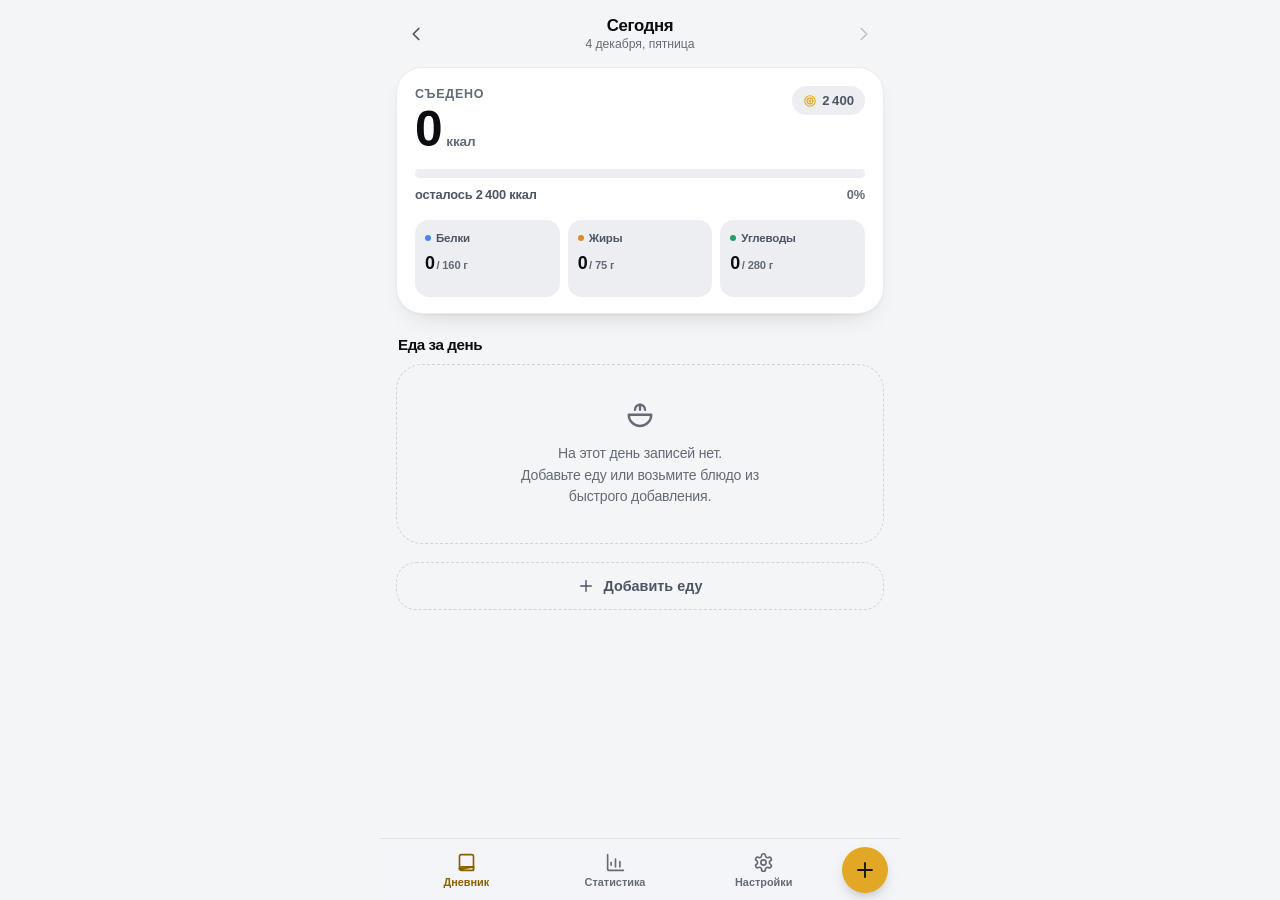
<file: index.html>
<!DOCTYPE html>
<html lang="ru">
<head>
  <meta charset="UTF-8">
  <meta name="viewport" content="width=device-width, initial-scale=1, viewport-fit=cover">
  <meta name="description" content="Дневник питания: считайте КБЖУ по фото с помощью нейросети">
  <title>КБЖУ Дневник</title>
  <link rel="manifest" href="manifest.webmanifest">
  <link rel="shortcut icon" href="icons/favicon-32.png">
  <link rel="icon" type="image/png" href="icons/favicon-32.png">
  <link rel="apple-touch-icon" href="icons/apple-touch-icon.png">
  <meta name="mobile-web-app-capable" content="yes">
  <meta name="apple-mobile-web-app-capable" content="yes">
  <meta name="apple-mobile-web-app-status-bar-style" content="black-translucent">
  <meta name="apple-mobile-web-app-title" content="КБЖУ">
  <meta name="theme-color" content="#f5f6f8">
  <link rel="stylesheet" href="css/style.css">
  <script>
    /* Тема до первой отрисовки — чтобы не было вспышки светлого экрана */
    (function () {
      try {
        var saved = JSON.parse(localStorage.getItem('kbzy-settings') || '{}');
        var mode = saved.theme || 'system';
        var dark = mode === 'dark' ||
          (mode === 'system' && window.matchMedia('(prefers-color-scheme: dark)').matches);
        document.documentElement.setAttribute('data-theme', dark ? 'dark' : 'light');
        var meta = document.querySelector('meta[name="theme-color"]');
        if (meta) meta.setAttribute('content', dark ? '#0a0b0d' : '#f5f6f8');
      } catch (e) { /* ignore */ }
    })();
  </script>
</head>
<body>

<div class="app">

  <!-- ==================== ДНЕВНИК ==================== -->
  <main class="screen active" id="screen-diary">
    <header class="topbar">
      <button class="icon-btn" data-action="day-prev" aria-label="Предыдущий день">
        <i data-icon="chevron-left" data-size="22"></i>
      </button>
      <button class="date-pill" id="btn-date" data-action="pick-date">
        <span class="date-title" id="date-title">Сегодня</span>
        <span class="date-sub" id="date-sub">—</span>
      </button>
      <button class="icon-btn" id="btn-next-day" data-action="day-next" aria-label="Следующий день">
        <i data-icon="chevron-right" data-size="22"></i>
      </button>
      <input type="date" id="date-picker" class="visually-hidden" tabindex="-1" aria-hidden="true">
    </header>

    <section class="card hero">
      <div class="hero-head">
        <div>
          <div class="hero-label">Съедено</div>
          <div class="hero-num">
            <span id="kcal-now">0</span><span class="hero-unit">ккал</span>
          </div>
        </div>
        <button class="goal-chip" id="btn-edit-goal" data-action="goal" aria-label="Изменить дневную норму">
          <i data-icon="target" data-size="14"></i>
          <span id="kcal-goal">2000</span>
        </button>
      </div>

      <div class="progress"><div class="progress-fill" id="kcal-bar"></div></div>
      <div class="hero-foot">
        <span id="kcal-remain">осталось 2000 ккал</span>
        <span id="kcal-pct">0%</span>
      </div>

      <div class="macro-grid">
        <div class="macro">
          <div class="macro-head"><span class="dot dot-protein"></span>Белки</div>
          <div class="macro-num"><b id="protein-now">0</b><span class="macro-goal">/ <span id="protein-goal">100</span> г</span></div>
          <div class="progress thin"><div class="progress-fill protein" id="protein-bar"></div></div>
        </div>
        <div class="macro">
          <div class="macro-head"><span class="dot dot-fats"></span>Жиры</div>
          <div class="macro-num"><b id="fats-now">0</b><span class="macro-goal">/ <span id="fats-goal">70</span> г</span></div>
          <div class="progress thin"><div class="progress-fill fats" id="fats-bar"></div></div>
        </div>
        <div class="macro">
          <div class="macro-head"><span class="dot dot-carbs"></span>Углеводы</div>
          <div class="macro-num"><b id="carbs-now">0</b><span class="macro-goal">/ <span id="carbs-goal">250</span> г</span></div>
          <div class="progress thin"><div class="progress-fill carbs" id="carbs-bar"></div></div>
        </div>
      </div>
    </section>

    <section class="quick-section" id="quick-section">
      <div class="section-head">
        <h2>Быстрое добавление</h2>
        <button class="text-btn" data-action="fav-manage">Управлять</button>
      </div>
      <div class="chips" id="quick-list"></div>
    </section>

    <section class="entries-block">
      <div class="section-head">
        <h2>Еда за день</h2>
        <span class="section-sub" id="entries-count"></span>
      </div>
      <div class="entries" id="entries-list"></div>
    </section>

    <button class="add-btn" data-action="add">
      <i data-icon="plus" data-size="18"></i>
      <span>Добавить еду</span>
    </button>
  </main>

  <!-- ==================== СТАТИСТИКА ==================== -->
  <main class="screen" id="screen-stats">
    <header class="page-head">
      <h1>Статистика</h1>
      <div class="segmented" id="stats-range">
        <button class="seg active" data-action="stats-range" data-range="7">7 дней</button>
        <button class="seg" data-action="stats-range" data-range="30">30 дней</button>
      </div>
    </header>

    <section class="card">
      <div class="card-head">
        <h2>Калории</h2>
        <span class="card-sub" id="stats-kcal-sub">—</span>
      </div>
      <div class="chart" id="chart-kcal"></div>
    </section>

    <section class="card">
      <div class="card-head"><h2>Средние за период</h2></div>
      <div class="stat-grid" id="stats-avg"></div>
    </section>

    <section class="card">
      <div class="card-head">
        <h2>Вес</h2>
        <span class="card-sub" id="stats-weight-sub">—</span>
      </div>
      <div class="spark" id="stats-spark"></div>
      <div class="weight-input-row">
        <input type="text" id="weight-input" placeholder="Ваш вес, кг" inputmode="decimal"
          autocomplete="off" aria-label="Вес в килограммах">
        <button class="btn primary" data-action="add-weight">Записать</button>
      </div>
      <div class="weight-list" id="weight-list"></div>
    </section>
  </main>

  <!-- ==================== НАСТРОЙКИ ==================== -->
  <main class="screen" id="screen-settings">
    <header class="page-head"><h1>Настройки</h1></header>


    <section class="card">
      <div class="card-head"><h2>Дневная норма</h2></div>
      <div class="field">
        <span>Калории, ккал</span>
        <input type="text" id="set-cal" inputmode="numeric" aria-label="Дневная норма калорий">
      </div>
      <div class="grid-3">
        <label class="field"><span>Белки</span>
          <input type="text" id="set-protein" inputmode="numeric">
        </label>
        <label class="field"><span>Жиры</span>
          <input type="text" id="set-fats" inputmode="numeric">
        </label>
        <label class="field"><span>Углеводы</span>
          <input type="text" id="set-carbs" inputmode="numeric">
        </label>
      </div>
    </section>

    <section class="card">
      <div class="card-head"><h2>Оформление</h2></div>
      <div class="segmented" id="seg-theme">
        <button class="seg" data-action="theme" data-val="system">Системная</button>
        <button class="seg" data-action="theme" data-val="light">Светлая</button>
        <button class="seg" data-action="theme" data-val="dark">Тёмная</button>
      </div>
    </section>

    <section class="card">
      <div class="card-head"><h2>Нейросеть</h2></div>
      <p class="hint">Запросы идут напрямую в OpenRouter с вашим ключом. Ключ хранится только в этом браузере.</p>
      <div class="field">
        <span>API-ключ OpenRouter</span>
        <div class="input-row">
          <input type="password" id="set-api-key" placeholder="sk-or-v1-…" autocomplete="off" spellcheck="false" aria-label="API-ключ OpenRouter">
          <button class="icon-btn soft" id="btn-toggle-key" data-action="toggle-key" aria-label="Показать ключ">
            <i data-icon="eye" data-size="18"></i>
          </button>
        </div>
      </div>
      <div class="inline-row">
        <button class="btn secondary" id="btn-check-key" data-action="check-key">Проверить ключ</button>
        <span class="status-text" id="key-status"></span>
      </div>
      <label class="field"><span>Модель</span>
        <select id="set-model">
          <option value="google/gemini-2.5-flash">Gemini 2.5 Flash — по умолчанию</option>
          <option value="google/gemini-2.5-flash-lite">Gemini 2.5 Flash Lite — дешевле</option>
          <option value="openai/gpt-4o-mini">GPT-4o mini</option>
          <option value="openai/gpt-4.1-mini">GPT-4.1 mini</option>
          <option value="anthropic/claude-3.5-haiku">Claude 3.5 Haiku</option>
          <option value="qwen/qwen2.5-vl-72b-instruct">Qwen 2.5 VL 72B</option>
          <option value="__custom">Другая модель…</option>
        </select>
      </label>
      <label class="field" id="model-custom-field" hidden><span>Название модели в OpenRouter</span>
        <input type="text" id="set-model-custom" placeholder="например, google/gemini-2.5-pro" autocomplete="off" spellcheck="false">
      </label>
    </section>

    <section class="card">
      <div class="card-head"><h2>Данные</h2></div>
      <div class="stack">
        <button class="btn secondary block" data-action="export">
          <i data-icon="download" data-size="16"></i><span>Скачать резервную копию</span>
        </button>
        <button class="btn secondary block" data-action="import">
          <i data-icon="upload" data-size="16"></i><span>Загрузить из файла</span>
        </button>
        <button class="btn danger block" data-action="clear-data">
          <i data-icon="trash" data-size="16"></i><span>Стереть все данные</span>
        </button>
      </div>
      <input type="file" id="import-file" accept="application/json,.json" class="visually-hidden">
    </section>

    <button class="btn primary block save-btn" id="btn-save-settings" data-action="save-settings">
      <span>Сохранить настройки</span>
    </button>

    <p class="about">КБЖУ Дневник · версия 2.0 · данные хранятся на устройстве</p>
  </main>

  <!-- ==================== НИЖНЯЯ НАВИГАЦИЯ ==================== -->
  <nav class="tabbar">
    <button class="tab active" data-action="nav" data-screen="screen-diary">
      <i data-icon="book" data-size="21"></i><span>Дневник</span>
    </button>
    <button class="tab" data-action="nav" data-screen="screen-stats">
      <i data-icon="chart" data-size="21"></i><span>Статистика</span>
    </button>
    <button class="tab" data-action="nav" data-screen="screen-settings">
      <i data-icon="settings" data-size="21"></i><span>Настройки</span>
    </button>
    <button class="tab-add" data-action="add" aria-label="Добавить еду">
      <i data-icon="plus" data-size="24"></i>
    </button>
  </nav>
</div>

<!-- ==================== ЭКРАН ДОБАВЛЕНИЯ / РЕДАКТИРОВАНИЯ ==================== -->
<div class="overlay" id="overlay-add" hidden>
  <div class="overlay-inner">

    <!-- Шаг 1: фото и описание -->
    <section class="pane active" id="pane-capture">
      <header class="pane-head">
        <button class="icon-btn" data-action="close-flow" aria-label="Закрыть"><i data-icon="x" data-size="22"></i></button>
        <h2 id="capture-title">Новая запись</h2>
        <span class="pane-head-spacer"></span>
      </header>

      <div class="pane-body">
        <input type="file" accept="image/*" id="file-input" class="visually-hidden">
        <input type="file" accept="image/*" capture="environment" id="camera-input" class="visually-hidden">

        <div class="photo-area" id="photo-area">
          <img id="photo-preview" alt="Фото блюда" hidden>
          <button class="photo-retake" id="btn-retake-photo" data-action="retake" hidden>
            <i data-icon="refresh" data-size="15"></i><span>Другое фото</span>
          </button>
          <div class="photo-empty" id="photo-empty">
            <div class="photo-ico"><i data-icon="camera" data-size="30"></i></div>
            <p class="photo-hint">Сфотографируйте блюдо целиком — так точнее</p>
            <div class="photo-actions">
              <button class="btn primary" data-action="take-photo">
                <i data-icon="camera" data-size="18"></i><span>Фото</span>
              </button>
              <button class="btn secondary" data-action="choose-photo">
                <i data-icon="image" data-size="18"></i><span>Галерея</span>
              </button>
            </div>
          </div>
        </div>

        <label class="field">
          <span>Описание <em>необязательно</em></span>
          <textarea id="add-description" rows="3" maxlength="300"
            placeholder="Например: овсянка на молоке с бананом и орехами, 300 г"></textarea>
        </label>
        <div class="desc-foot"><span>Можно без фото — просто опишите блюдо</span><span id="desc-count">0 / 300</span></div>

      </div>

      <footer class="pane-foot">
        <button class="btn primary block big" id="btn-analyze" data-action="analyze" disabled>
          <i data-icon="sparkles" data-size="18"></i><span>Рассчитать КБЖУ</span>
        </button>
      </footer>
    </section>

    <!-- Шаг 2: загрузка -->
    <section class="pane" id="pane-loading">
      <div class="loading">
        <div class="spinner"></div>
        <p class="loading-title">Считаю КБЖУ</p>
        <p class="loading-hint" id="loading-hint">Разбираю блюдо на компоненты…</p>
      </div>
    </section>

    <!-- Шаг 3: результат -->
    <section class="pane" id="pane-result">
      <header class="pane-head">
        <button class="icon-btn" data-action="close-flow" aria-label="Закрыть"><i data-icon="x" data-size="22"></i></button>
        <h2 id="result-title">Результат</h2>
        <button class="icon-btn" data-action="result-menu" aria-label="Ещё"><i data-icon="more-horizontal" data-size="22"></i></button>
      </header>

      <div class="pane-body">
        <div class="result-top">
          <img class="result-photo" id="result-photo" alt="Фото блюда" hidden>
          <div class="result-top-info">
            <span class="badge" id="result-confidence" hidden></span>
            <span class="result-date" id="result-date-note"></span>
          </div>
        </div>

        <label class="field">
          <span>Название</span>
          <input type="text" id="res-name" placeholder="Например: Овсянка с бананом" autocomplete="off" maxlength="120">
        </label>


        <div class="grid-2">
          <label class="field"><span>Вес порции, г</span>
            <input type="text" id="res-weight" inputmode="decimal" placeholder="250">
          </label>
          <label class="field"><span>Калории</span>
            <input type="text" id="res-kcal" inputmode="decimal" placeholder="350">
          </label>
        </div>

        <div class="grid-3">
          <label class="field"><span>Белки, г</span>
            <input type="text" id="res-protein" inputmode="decimal" placeholder="15">
          </label>
          <label class="field"><span>Жиры, г</span>
            <input type="text" id="res-fats" inputmode="decimal" placeholder="12">
          </label>
          <label class="field"><span>Углеводы, г</span>
            <input type="text" id="res-carbs" inputmode="decimal" placeholder="40">
          </label>
        </div>

        <p class="sync-hint" id="res-sync-hint">Меняете вес — КБЖУ пересчитывается. Меняете БЖУ — калории пересчитываются сами.</p>

        <div class="components" id="res-components"></div>

        <div class="refine">
          <label class="field">
            <span>Уточнить расчёт</span>
            <input type="text" id="res-refine" maxlength="200" autocomplete="off"
              placeholder="Например: это было на гриле, масла почти не было">
          </label>
          <button class="btn secondary" data-action="refine">
            <i data-icon="refresh" data-size="16"></i><span>Пересчитать</span>
          </button>
        </div>

        <label class="field">
          <span>Заметка</span>
          <textarea id="res-desc" rows="2" maxlength="300" placeholder="Что угодно: место, самочувствие, добавки"></textarea>
        </label>
      </div>

      <footer class="pane-foot">
        <button class="btn primary block big" data-action="save-result">
          <i data-icon="check" data-size="18"></i><span id="save-result-label">Сохранить в дневник</span>
        </button>
        <button class="btn ghost block" id="btn-fav-toggle" data-action="result-favorite">
          <i data-icon="star" data-size="16"></i><span>В избранное</span>
        </button>
      </footer>
    </section>

  </div>
</div>

<!-- ==================== НИЖНИЙ ЛИСТ ==================== -->
<div class="sheet-backdrop" id="sheet-backdrop" hidden>
  <div class="sheet" id="sheet" role="dialog" aria-modal="true">
    <div class="sheet-grab"></div>
    <div class="sheet-body" id="sheet-body"></div>
  </div>
</div>

<div class="toast" id="toast" role="status" aria-live="polite">
  <span class="toast-text" id="toast-text"></span>
  <button class="toast-action" id="toast-action" type="button" hidden>Отменить</button>
</div>

<script src="js/icons.js"></script>
<script src="js/db.js"></script>
<script src="js/api.js"></script>
<script src="js/app.js"></script>
<script>
  if ('serviceWorker' in navigator) {
    window.addEventListener('load', () => {
      navigator.serviceWorker.register('./sw.js').catch(() => {});
    });
  }
</script>
</body>
</html>
</file>
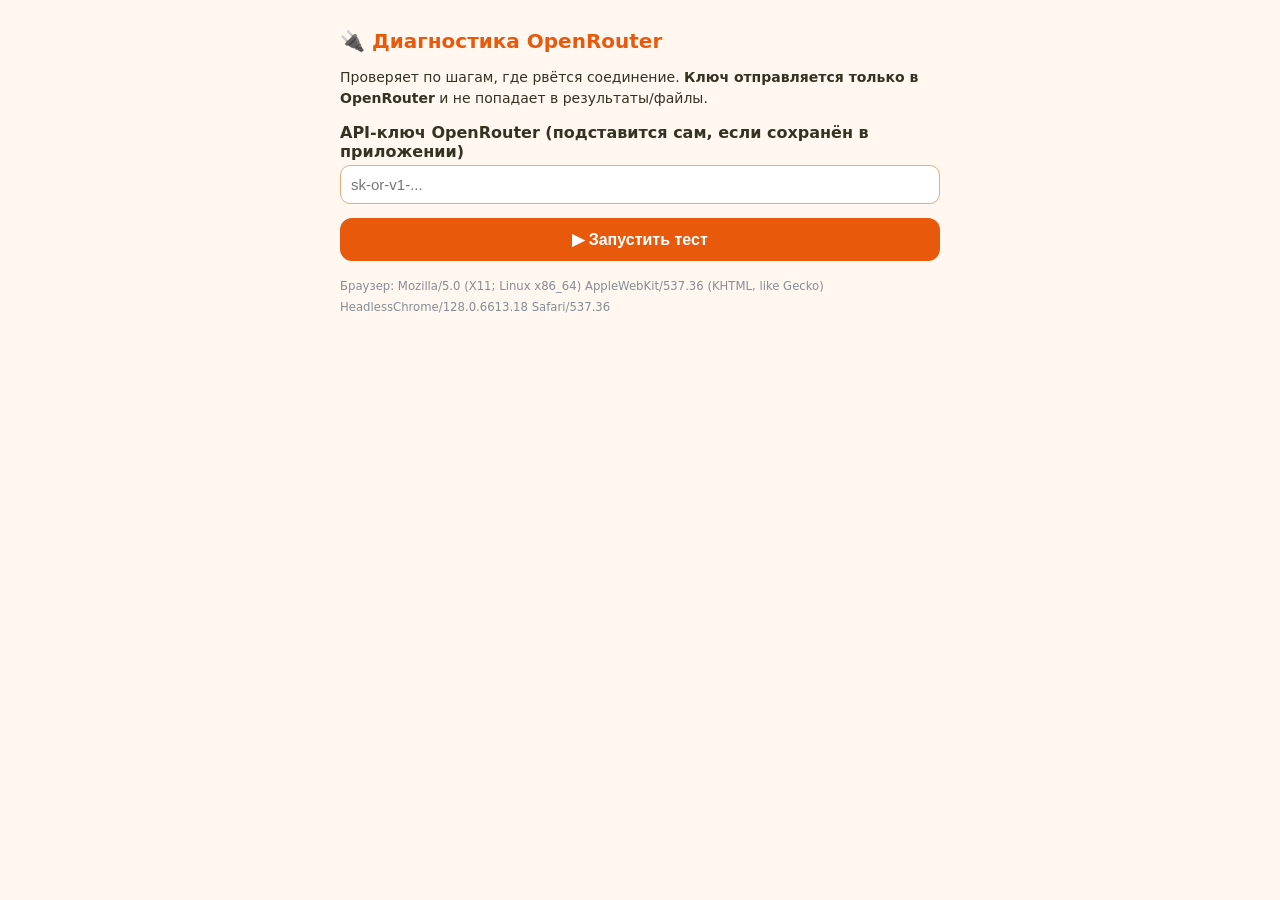
<file: diagnostic.html>
<!DOCTYPE html>
<html lang="ru">
<head>
<meta charset="UTF-8">
<meta name="viewport" content="width=device-width, initial-scale=1.0">
<title>Диагностика OpenRouter — КБЖУ</title>
<style>
  body { font-family: system-ui, -apple-system, 'Segoe UI', Roboto, sans-serif; background:#fff7f0; color:#332; max-width:600px; margin:0 auto; padding:16px; }
  h1 { font-size:20px; color:#e8590c; }
  p { font-size:14px; line-height:1.5; }
  label { display:block; margin:12px 0 4px; font-weight:600; }
  input { width:100%; padding:10px; border:1px solid #f0a878; border-radius:10px; box-sizing:border-box; font-size:15px; }
  button { margin-top:14px; width:100%; padding:12px; background:#e8590c; color:#fff; border:none; border-radius:12px; font-size:16px; font-weight:700; cursor:pointer; }
  button:disabled { opacity:.6; }
  .row { background:#fff; border:1px solid #ffe0cc; border-radius:10px; padding:10px 12px; margin-top:10px; font-size:14px; }
  .row b { display:block; margin-bottom:4px; }
  .ok { color:#2b8a3e; } .fail { color:#c92a2a; } .wait { color:#868e96; }
  .hint { background:#fff4e6; border-radius:10px; padding:10px 12px; margin-top:12px; font-size:14px; line-height:1.5; }
  #copyBtn { background:#495057; margin-top:8px; font-size:14px; }
  small { color:#868e96; }
</style>
</head>
<body>
  <h1>🔌 Диагностика OpenRouter</h1>
  <p>Проверяет по шагам, где рвётся соединение. <b>Ключ отправляется только в OpenRouter</b> и не попадает в результаты/файлы.</p>
  <label for="key">API-ключ OpenRouter (подставится сам, если сохранён в приложении)</label>
  <input type="password" id="key" placeholder="sk-or-v1-...">
  <button id="run">▶ Запустить тест</button>
  <div id="res"></div>
  <div class="hint" id="hint" hidden></div>
  <button id="copyBtn" hidden>📋 Скопировать результаты</button>
  <p><small id="ua"></small></p>

<script>
(function () {
  var uaEl = document.getElementById('ua');
  uaEl.textContent = 'Браузер: ' + navigator.userAgent;

  // Подставляем ключ из настроек приложения (если сохранены в этом браузере)
  try {
    var raw = localStorage.getItem('kbzy-settings');
    if (raw) {
      var s = JSON.parse(raw);
      if (s && s.openrouterKey) document.getElementById('key').value = s.openrouterKey;
    }
  } catch (e) {}

  var keyInput = document.getElementById('key');
  var runBtn = document.getElementById('run');
  var resEl = document.getElementById('res');
  var hintEl = document.getElementById('hint');
  var copyBtn = document.getElementById('copyBtn');

  function addRow(title, status, html) {
    var row = document.createElement('div');
    row.className = 'row';
    row.innerHTML = '<b>' + title + '</b><span class="' + status + '">' + html + '</span>';
    resEl.appendChild(row);
    return row.querySelector('span');
  }

  async function probe(name, fn) {
    var span = addRow(name, 'wait', '⏳ …');
    try {
      var text = await fn();
      span.className = 'ok';
      span.textContent = '✅ ' + text;
      return { name: name, ok: true, text: text };
    } catch (e) {
      var msg = (e && e.name ? e.name + ': ' : '') + (e && e.message ? e.message : 'ошибка');
      span.className = 'fail';
      span.textContent = '❌ ' + msg;
      return { name: name, ok: false, text: msg };
    }
  }

  runBtn.addEventListener('click', async function () {
    var key = keyInput.value.trim();
    resEl.innerHTML = '';
    hintEl.hidden = true;
    copyBtn.hidden = true;
    if (!key) {
      addRow('Ключ', 'fail', '❌ Вставьте API-ключ в поле выше');
      return;
    }
    runBtn.disabled = true;
    var results = [];

    results.push(await probe('1. Сайт openrouter.ai (GET /models, без ключа)', async function () {
      var r = await fetch('https://openrouter.ai/api/v1/models');
      return 'HTTP ' + r.status;
    }));

    results.push(await probe('2. Проверка ключа (GET /auth/key)', async function () {
      var r = await fetch('https://openrouter.ai/api/v1/auth/key', {
        headers: { Authorization: 'Bearer ' + key }
      });
      var j = await r.json().catch(function () { return null; });
      if (!r.ok) throw new Error('HTTP ' + r.status + (j && j.error && j.error.message ? ': ' + j.error.message : ''));
      return 'HTTP ' + r.status;
    }));

    results.push(await probe('3. POST с текстом (как в приложении)', async function () {
      var r = await fetch('https://openrouter.ai/api/v1/chat/completions', {
        method: 'POST',
        headers: {
          'Content-Type': 'application/json',
          Authorization: 'Bearer ' + key,
          'HTTP-Referer': 'https://github.com/remakestudiomc/kbzy',
          'X-Title': 'KBJU Dnevnik'
        },
        body: JSON.stringify({
          model: 'google/gemini-2.5-flash',
          messages: [{ role: 'user', content: [{ type: 'text', text: 'Ответь одним словом: работает' }] }],
          max_tokens: 20
        })
      });
      var j = await r.json().catch(function () { return null; });
      if (!r.ok) throw new Error('HTTP ' + r.status + (j && j.error && j.error.message ? ': ' + j.error.message : ''));
      return 'HTTP ' + r.status + ' — ответ: ' + (j && j.choices && j.choices[0] ? JSON.stringify(j.choices[0].message.content) : '?');
    }));

    results.push(await probe('4. POST с картинкой (как в приложении)', async function () {
      var b64 = 'iVBORw0KGgoAAAANSUhEUgAAAAEAAAABCAYAAAAfFcSJAAAADUlEQVR42mNkYPhfDwAChwGA60e6kgAAAABJRU5ErkJggg==';
      var r = await fetch('https://openrouter.ai/api/v1/chat/completions', {
        method: 'POST',
        headers: {
          'Content-Type': 'application/json',
          Authorization: 'Bearer ' + key,
          'HTTP-Referer': 'https://github.com/remakestudiomc/kbzy',
          'X-Title': 'KBJU Dnevnik'
        },
        body: JSON.stringify({
          model: 'google/gemini-2.5-flash',
          messages: [{
            role: 'user',
            content: [
              { type: 'text', text: 'Есть ли еда на фото? Ответь да или нет' },
              { type: 'image_url', image_url: { url: 'data:image/png;base64,' + b64 } }
            ]
          }],
          max_tokens: 30
        })
      });
      var j = await r.json().catch(function () { return null; });
      if (!r.ok) throw new Error('HTTP ' + r.status + (j && j.error && j.error.message ? ': ' + j.error.message : ''));
      return 'HTTP ' + r.status + ' — ответ: ' + (j && j.choices && j.choices[0] ? JSON.stringify(j.choices[0].message.content) : '?');
    }));

    var okCount = results.filter(function (x) { return x.ok; }).length;
    var verdict = document.createElement('div');
    verdict.className = 'hint';
    if (okCount === 4) {
      verdict.innerHTML = '🎉 <b>Всё работает!</b> Соединение, ключ и запросы в порядке. Если приложение всё равно не анализирует — обновите страницу приложения (закройте вкладку и откройте заново).';
    } else if (results[0] && !results[0].ok) {
      verdict.innerHTML = '🌐 <b>Сайт openrouter.ai недоступен из этой сети.</b> Отключите VPN/антивирус/блокировщик рекламы или переключитесь на другую сеть (Wi-Fi ↔ мобильный интернет).';
    } else if (results[1] && !results[1].ok) {
      verdict.innerHTML = '🔑 <b>Проблема с ключом или его проверкой.</b> Скопируйте ключ заново на openrouter.ai/keys.';
    } else if ((results[2] && !results[2].ok) || (results[3] && !results[3].ok)) {
      verdict.innerHTML = '⛔ <b>Сайт отвечает, но отправка запроса (POST) блокируется.</b> Это делают блокировщики рекламы, расширения браузера, антивирус или VPN. Попробуйте: режим инкогнито → другой браузер (Edge) → временно отключить антивирус/расширения → другой интернет (мобильные данные вместо Wi-Fi).';
    }
    hintEl.innerHTML = verdict.innerHTML;
    hintEl.hidden = false;

    var text = 'Диагностика KBZY\n' +
      'Браузер: ' + navigator.userAgent + '\n' +
      results.map(function (r) { return (r.ok ? '✅' : '❌') + ' ' + r.name + ' — ' + r.text; }).join('\n');
    copyBtn.hidden = false;
    copyBtn.onclick = function () {
      navigator.clipboard.writeText(text).then(function () {
        copyBtn.textContent = '✓ Скопировано';
        setTimeout(function () { copyBtn.textContent = '📋 Скопировать результаты'; }, 2000);
      }).catch(function () {});
    };

    runBtn.disabled = false;
  });
})();
</script>
</body>
</html>
</file>
<file: css/style.css>
/* ============================================================
   КБЖУ Дневник 2.0 — дизайн-система
   Минимализм: крупная типографика, тонкие линии, мягкие
   поверхности. Тёмная и светлая темы на CSS-переменных.
   ============================================================ */

/* ---------- Токены ---------- */

:root {
  --bg: #f4f5f7;
  --surface: #ffffff;
  --surface-2: #eceef2;
  --surface-3: #e2e5ea;
  --text: #0b0d10;
  --text-2: #4b5563;
  --text-3: #646b76;
  --border: rgba(11, 13, 16, 0.08);
  --border-strong: rgba(11, 13, 16, 0.14);
  --accent: #e2a825;
  --accent-text: #8a5f00; /* тот же акцент, но читаемый как текст */
  --accent-ink: #1b1403;
  --accent-soft: rgba(226, 168, 37, 0.14);
  --protein: #4b84f0;
  --fats: #e08a2b;
  --carbs: #22a06b;
  --danger: #d92d20;
  --danger-soft: rgba(217, 45, 32, 0.1);
  --ok: #22a06b;
  --shadow-card: 0 1px 2px rgba(11, 13, 16, 0.04), 0 12px 28px -18px rgba(11, 13, 16, 0.25);
  --shadow-float: 0 8px 24px -6px rgba(11, 13, 16, 0.24);
  --r-xl: 26px;
  --r-lg: 20px;
  --r-md: 14px;
  --r-sm: 10px;
  --tabbar-h: 62px;
  --pad: 16px;
}

[data-theme="dark"] {
  --bg: #0a0b0d;
  --surface: #141619;
  --surface-2: #1c1f24;
  --surface-3: #262a31;
  --text: #f3f4f6;
  --text-2: #b3b9c2;
  --text-3: #8a919b;
  --border: rgba(255, 255, 255, 0.08);
  --border-strong: rgba(255, 255, 255, 0.16);
  --accent: #f2c14e;
  --accent-text: #f2c14e;
  --accent-ink: #171204;
  --accent-soft: rgba(242, 193, 78, 0.14);
  --protein: #6aa1ff;
  --fats: #f0b44b;
  --carbs: #4bc98e;
  --danger: #ff6369;
  --danger-soft: rgba(255, 99, 105, 0.14);
  --shadow-card: 0 1px 0 rgba(255, 255, 255, 0.03) inset, 0 18px 40px -24px rgba(0, 0, 0, 0.9);
  --shadow-float: 0 10px 28px -8px rgba(0, 0, 0, 0.7);
}

/* ---------- База ---------- */

* {
  box-sizing: border-box;
  margin: 0;
  padding: 0;
  -webkit-tap-highlight-color: transparent;
}

html {
  background: var(--bg);
  -webkit-text-size-adjust: 100%;
}

body {
  font-family: -apple-system, BlinkMacSystemFont, 'SF Pro Text', 'Segoe UI', Roboto, 'Helvetica Neue', sans-serif;
  background: var(--bg);
  color: var(--text);
  font-size: 16px;
  line-height: 1.4;
  letter-spacing: -0.011em;
  -webkit-font-smoothing: antialiased;
  -webkit-user-select: none;
  user-select: none;
  overscroll-behavior-y: none;
}

input, textarea, select, button { font-family: inherit; }
input, textarea { -webkit-user-select: text; user-select: text; }

button {
  border: 0;
  background: none;
  color: inherit;
  font-size: 1rem;
  cursor: pointer;
  touch-action: manipulation;
}

img { display: block; max-width: 100%; }
h1, h2, h3 { letter-spacing: -0.03em; font-weight: 750; line-height: 1.2; }
em { font-style: normal; }

.ico { display: block; flex-shrink: 0; }

.visually-hidden {
  position: absolute;
  width: 1px;
  height: 1px;
  opacity: 0;
  pointer-events: none;
  border: 0;
  padding: 0;
  margin: 0;
  overflow: hidden;
  /* остаётся в дереве отрисовки — иначе не открыть системный календарь */
}

.hidden { display: none !important; }

/* Атрибут hidden должен побеждать любые display из классов */
[hidden] { display: none !important; }

/* ---------- Каркас ---------- */

.app {
  max-width: 520px;
  margin: 0 auto;
  min-height: 100dvh;
  position: relative;
}

.screen {
  display: none;
  padding: 0 var(--pad) calc(var(--tabbar-h) + 32px + env(safe-area-inset-bottom));
  animation: screen-in 0.24s cubic-bezier(0.22, 1, 0.36, 1);
}
.screen.active { display: block; }

@keyframes screen-in {
  from { opacity: 0; transform: translateY(6px); }
  to { opacity: 1; transform: none; }
}

/* ---------- Шапка дневника ---------- */

.topbar {
  position: sticky;
  top: 0;
  z-index: 20;
  display: flex;
  align-items: center;
  gap: 8px;
  padding: calc(10px + env(safe-area-inset-top)) 0 10px;
  background: var(--bg);
}

.icon-btn {
  width: 40px;
  height: 40px;
  border-radius: 50%;
  display: grid;
  place-items: center;
  color: var(--text-2);
  flex-shrink: 0;
  transition: background 0.15s ease, color 0.15s ease, transform 0.12s ease;
}
.icon-btn:active { transform: scale(0.92); }
.icon-btn:disabled { opacity: 0.3; }

.icon-btn.soft {
  background: var(--surface-2);
  color: var(--text);
}

.icon-btn.sm {
  width: 32px;
  height: 32px;
  border-radius: 10px;
  background: var(--surface-2);
  color: var(--text-2);
}

.date-pill {
  flex: 1;
  min-width: 0;
  display: flex;
  flex-direction: column;
  align-items: center;
  gap: 1px;
  padding: 6px 10px;
  border-radius: var(--r-md);
  transition: background 0.15s ease;
}
.date-pill:active { background: var(--surface-2); }

.date-title {
  font-size: 1.05rem;
  font-weight: 750;
  letter-spacing: -0.02em;
  max-width: 100%;
  overflow: hidden;
  text-overflow: ellipsis;
  white-space: nowrap;
}
.date-sub {
  font-size: 0.76rem;
  color: var(--text-3);
  max-width: 100%;
  overflow: hidden;
  text-overflow: ellipsis;
  white-space: nowrap;
}

.page-head {
  padding: calc(14px + env(safe-area-inset-top)) 0 14px;
  display: flex;
  flex-direction: column;
  gap: 12px;
}
.page-head h1 { font-size: 1.7rem; }

/* ---------- Карточки ---------- */

.card {
  background: var(--surface);
  border: 1px solid var(--border);
  border-radius: var(--r-xl);
  padding: 18px;
  margin-bottom: 12px;
  box-shadow: var(--shadow-card);
}

.card-head {
  display: flex;
  align-items: baseline;
  justify-content: space-between;
  gap: 10px;
  margin-bottom: 14px;
}
.card-head h2 { font-size: 1rem; }
.card-sub { font-size: 0.8rem; color: var(--text-3); }

/* ---------- Главная карточка ---------- */

.hero { padding: 18px 18px 16px; }

.hero-head {
  display: flex;
  align-items: flex-start;
  justify-content: space-between;
  gap: 12px;
}

.hero-label {
  font-size: 0.78rem;
  font-weight: 600;
  color: var(--text-3);
  text-transform: uppercase;
  letter-spacing: 0.06em;
}

.hero-num {
  display: flex;
  align-items: baseline;
  gap: 6px;
  margin-top: 2px;
}
.hero-num #kcal-now {
  font-size: clamp(2.5rem, 12vw, 3.1rem);
  font-weight: 800;
  letter-spacing: -0.045em;
  font-variant-numeric: tabular-nums;
  line-height: 1;
}
.hero-unit {
  font-size: 0.85rem;
  font-weight: 600;
  color: var(--text-3);
}

.goal-chip {
  display: inline-flex;
  align-items: center;
  gap: 5px;
  padding: 7px 11px;
  border-radius: 999px;
  background: var(--surface-2);
  color: var(--text-2);
  font-size: 0.82rem;
  font-weight: 650;
  flex-shrink: 0;
  transition: transform 0.12s ease, background 0.15s ease;
}
.goal-chip:active { transform: scale(0.95); }
.goal-chip .ico { color: var(--accent); }

.progress {
  height: 9px;
  border-radius: 999px;
  background: var(--surface-2);
  overflow: hidden;
  margin-top: 14px;
}
.progress.thin { height: 5px; margin-top: 7px; }

.progress-fill {
  height: 100%;
  width: 0;
  border-radius: 999px;
  background: var(--accent);
  transition: width 0.6s cubic-bezier(0.22, 1, 0.36, 1), background 0.3s ease;
}
.progress-fill.protein { background: var(--protein); }
.progress-fill.fats { background: var(--fats); }
.progress-fill.carbs { background: var(--carbs); }
.progress-fill.over { background: var(--danger); }

.hero-foot {
  display: flex;
  align-items: center;
  justify-content: space-between;
  gap: 10px;
  margin-top: 8px;
  font-size: 0.8rem;
  color: var(--text-2);
  font-weight: 600;
}
.hero-foot #kcal-pct { color: var(--text-3); font-variant-numeric: tabular-nums; }
.hero-foot #kcal-remain.over { color: var(--danger); }

.macro-grid {
  display: grid;
  grid-template-columns: repeat(3, minmax(0, 1fr));
  gap: 8px;
  margin-top: 16px;
}

.macro {
  background: var(--surface-2);
  border-radius: var(--r-md);
  padding: 10px 10px 9px;
  min-width: 0;
}

.macro-head {
  display: flex;
  align-items: center;
  gap: 5px;
  font-size: 0.72rem;
  font-weight: 650;
  color: var(--text-2);
  white-space: nowrap;
  overflow: hidden;
  text-overflow: ellipsis;
}

.dot {
  width: 6px;
  height: 6px;
  border-radius: 50%;
  flex-shrink: 0;
}
.dot-protein { background: var(--protein); }
.dot-fats { background: var(--fats); }
.dot-carbs { background: var(--carbs); }

.macro-num {
  display: flex;
  align-items: baseline;
  gap: 2px;
  margin-top: 5px;
  min-width: 0;
  overflow: hidden;
}
.macro-num b {
  font-size: 1.12rem;
  font-weight: 750;
  font-variant-numeric: tabular-nums;
  letter-spacing: -0.03em;
  white-space: nowrap;
}
.macro-goal {
  font-size: 0.7rem;
  color: var(--text-3);
  font-weight: 600;
  white-space: nowrap;
  overflow: hidden;
  text-overflow: ellipsis;
}

/* ---------- Секции ---------- */

.section-head {
  display: flex;
  align-items: baseline;
  justify-content: space-between;
  gap: 10px;
  margin: 22px 2px 10px;
}
.section-head h2 { font-size: 0.95rem; font-weight: 700; }

.section-sub {
  font-size: 0.76rem;
  font-weight: 600;
  color: var(--text-3);
  white-space: nowrap;
}

.text-btn {
  font-size: 0.82rem;
  font-weight: 650;
  color: var(--accent-text);
  padding: 4px 2px;
  flex-shrink: 0;
}

/* ---------- Чипы (быстрое добавление) ---------- */

.chips {
  display: flex;
  gap: 8px;
  overflow-x: auto;
  padding: 2px 2px 6px;
  margin: 0 -2px;
  scrollbar-width: none;
  -webkit-overflow-scrolling: touch;
  scroll-snap-type: x proximity;
}
.chips::-webkit-scrollbar { display: none; }

.chip {
  flex: 0 0 auto;
  min-width: 132px;
  max-width: 200px;
  scroll-snap-align: start;
  background: var(--surface);
  border: 1px solid var(--border);
  border-radius: var(--r-lg);
  padding: 11px 13px;
  text-align: left;
  transition: transform 0.13s ease, background 0.15s ease;
}
.chip:active { transform: scale(0.97); background: var(--surface-2); }

.chip-name {
  display: flex;
  align-items: center;
  gap: 5px;
  font-size: 0.86rem;
  font-weight: 650;
  line-height: 1.25;
  overflow: hidden;
}
.chip-name span {
  overflow: hidden;
  text-overflow: ellipsis;
  white-space: nowrap;
  min-width: 0;
}
.chip-name .ico { color: var(--accent); }
.chip-sub {
  margin-top: 4px;
  font-size: 0.74rem;
  color: var(--text-3);
  font-variant-numeric: tabular-nums;
  white-space: nowrap;
  overflow: hidden;
  text-overflow: ellipsis;
}

.chip-empty {
  flex: 1;
  min-width: 100%;
  border: 1px dashed var(--border-strong);
  border-radius: var(--r-lg);
  padding: 14px;
  text-align: center;
  font-size: 0.82rem;
  color: var(--text-3);
  line-height: 1.45;
}

/* чипы внутри форм (приём пищи) */
.chips-tight {
  flex-wrap: wrap;
  overflow: visible;
  gap: 6px;
  padding: 0;
  margin: 0;
}

.meal-chip {
  flex: 0 0 auto;
  padding: 8px 13px;
  border-radius: 999px;
  background: var(--surface-2);
  border: 1px solid transparent;
  font-size: 0.85rem;
  font-weight: 650;
  color: var(--text-2);
  transition: background 0.15s ease, color 0.15s ease, border-color 0.15s ease;
}
.meal-chip.active {
  background: var(--accent-soft);
  border-color: var(--accent);
  color: var(--accent-text);
}

/* ---------- Список еды ---------- */

.entries-block { margin-top: 22px; }
.entries { display: flex; flex-direction: column; gap: 8px; }

.entry {
  display: grid;
  grid-template-columns: 46px minmax(0, 1fr) auto;
  align-items: center;
  gap: 11px;
  width: 100%;
  text-align: left;
  padding: 9px;
  border-radius: var(--r-lg);
  background: var(--surface);
  border: 1px solid var(--border);
  transition: transform 0.13s ease, background 0.15s ease;
}
.entry:active { transform: scale(0.985); background: var(--surface-2); }

.entry-thumb {
  width: 46px;
  height: 46px;
  border-radius: var(--r-md);
  overflow: hidden;
  background: var(--surface-2);
  display: grid;
  place-items: center;
  color: var(--text-3);
  flex-shrink: 0;
}
.entry-thumb img { width: 100%; height: 100%; object-fit: cover; }

.entry-info { min-width: 0; }

.entry-name {
  font-size: 0.92rem;
  font-weight: 650;
  line-height: 1.25;
  display: -webkit-box;
  -webkit-line-clamp: 2;
  -webkit-box-orient: vertical;
  overflow: hidden;
  overflow-wrap: anywhere;
}

.entry-meta {
  margin-top: 3px;
  font-size: 0.74rem;
  color: var(--text-3);
  white-space: nowrap;
  overflow: hidden;
  text-overflow: ellipsis;
  font-variant-numeric: tabular-nums;
}

.entry-kcal {
  font-size: 0.92rem;
  font-weight: 750;
  font-variant-numeric: tabular-nums;
  white-space: nowrap;
  padding-left: 4px;
  text-align: right;
}
.entry-kcal em {
  display: block;
  font-size: 0.62rem;
  font-weight: 600;
  color: var(--text-3);
  letter-spacing: 0;
}

/* пустой день */
.empty {
  text-align: center;
  padding: 36px 20px;
  border: 1px dashed var(--border-strong);
  border-radius: var(--r-xl);
  color: var(--text-3);
}
.empty .ico { margin: 0 auto 12px; color: var(--text-3); }
.empty p { font-size: 0.88rem; line-height: 1.5; max-width: 260px; margin: 0 auto; }

.add-btn {
  display: flex;
  align-items: center;
  justify-content: center;
  gap: 8px;
  width: 100%;
  margin-top: 18px;
  padding: 14px;
  border-radius: var(--r-lg);
  border: 1px dashed var(--border-strong);
  color: var(--text-2);
  font-size: 0.9rem;
  font-weight: 650;
  transition: background 0.15s ease, color 0.15s ease;
}
.add-btn:active { background: var(--surface-2); color: var(--text); }

/* ---------- Кнопки ---------- */

.btn {
  display: inline-flex;
  align-items: center;
  justify-content: center;
  gap: 8px;
  padding: 13px 18px;
  border-radius: var(--r-md);
  font-size: 0.95rem;
  font-weight: 700;
  transition: transform 0.12s ease, opacity 0.15s ease, background 0.15s ease;
  white-space: nowrap;
}
.btn:active { transform: scale(0.975); }
.btn:disabled { opacity: 0.45; transform: none; }
.btn.block { width: 100%; }
.btn.big { padding: 16px; font-size: 1rem; border-radius: var(--r-lg); }

.btn.primary {
  background: var(--accent);
  color: var(--accent-ink);
}
.btn.secondary {
  background: var(--surface-2);
  color: var(--text);
}
.btn.ghost {
  background: transparent;
  color: var(--text-2);
  border: 1px solid var(--border);
}
.btn.danger {
  background: var(--danger-soft);
  color: var(--danger);
}
.btn.small { padding: 9px 14px; font-size: 0.84rem; }

/* ---------- Поля ---------- */

.field { display: block; margin-bottom: 12px; min-width: 0; }
.field:last-child { margin-bottom: 0; }

.field > span {
  display: block;
  font-size: 0.78rem;
  font-weight: 600;
  color: var(--text-3);
  margin-bottom: 6px;
}
.field > span em {
  font-weight: 500;
  color: var(--text-3);
  opacity: 0.8;
  margin-left: 4px;
}

.field input,
.field textarea,
.field select {
  width: 100%;
  padding: 13px 14px;
  border-radius: var(--r-md);
  border: 1px solid var(--border);
  background: var(--surface-2);
  color: var(--text);
  font-size: 16px; /* 16px — иначе iOS зумит при фокусе */
  line-height: 1.3;
  outline: none;
  transition: border-color 0.15s ease, background 0.15s ease;
  -webkit-appearance: none;
  appearance: none;
}
.field textarea { resize: none; }
.field input:focus,
.field textarea:focus,
.field select:focus { border-color: var(--accent); background: var(--surface); }
.field input::placeholder,
.field textarea::placeholder { color: var(--text-3); }

.field select {
  background-image: linear-gradient(45deg, transparent 50%, currentColor 50%),
                    linear-gradient(135deg, currentColor 50%, transparent 50%);
  background-position: calc(100% - 18px) calc(50% + 1px), calc(100% - 13px) calc(50% + 1px);
  background-size: 5px 5px, 5px 5px;
  background-repeat: no-repeat;
  padding-right: 34px;
}

.grid-2 { display: grid; grid-template-columns: 1fr 1fr; gap: 10px; }
.grid-3 { display: grid; grid-template-columns: repeat(3, minmax(0, 1fr)); gap: 8px; }
.stack { display: flex; flex-direction: column; gap: 8px; }

.input-row { display: flex; gap: 8px; }
.input-row input { flex: 1; min-width: 0; }
.input-row .icon-btn { flex-shrink: 0; width: 48px; height: 48px; border-radius: var(--r-md); }

.inline-row {
  display: flex;
  align-items: center;
  gap: 10px;
  margin-bottom: 14px;
}
.status-text {
  font-size: 0.78rem;
  color: var(--text-2);
  min-width: 0;
  line-height: 1.35;
}

.hint {
  font-size: 0.8rem;
  color: var(--text-2);
  line-height: 1.45;
  margin-bottom: 14px;
}

/* ---------- Сегменты ---------- */

.segmented {
  display: flex;
  gap: 4px;
  padding: 4px;
  border-radius: var(--r-md);
  background: var(--surface-2);
  margin-bottom: 12px;
}

.seg {
  flex: 1;
  min-width: 0;
  padding: 9px 6px;
  border-radius: var(--r-sm);
  font-size: 0.82rem;
  font-weight: 650;
  color: var(--text-2);
  transition: background 0.18s ease, color 0.18s ease;
  white-space: nowrap;
  overflow: hidden;
  text-overflow: ellipsis;
}
.seg.active {
  background: var(--surface);
  color: var(--text);
  box-shadow: 0 1px 2px rgba(0, 0, 0, 0.08);
}
[data-theme="dark"] .seg.active { background: var(--surface-3); }

/* ---------- Навигация ---------- */

.tabbar {
  position: fixed;
  left: 50%;
  bottom: 0;
  transform: translateX(-50%);
  width: 100%;
  max-width: 520px;
  height: calc(var(--tabbar-h) + env(safe-area-inset-bottom));
  padding-bottom: env(safe-area-inset-bottom);
  display: flex;
  align-items: center;
  justify-content: space-between;
  padding-left: 12px;
  padding-right: 12px;
  background: color-mix(in srgb, var(--bg) 88%, transparent);
  backdrop-filter: blur(18px) saturate(160%);
  -webkit-backdrop-filter: blur(18px) saturate(160%);
  border-top: 1px solid var(--border);
  z-index: 40;
}

.tab {
  flex: 1 1 0;
  min-width: 0;
  display: flex;
  flex-direction: column;
  align-items: center;
  gap: 3px;
  padding: 6px 4px;
  font-size: 0.68rem;
  font-weight: 650;
  color: var(--text-3);
  border-radius: var(--r-md);
  transition: color 0.15s ease;
}
.tab.active { color: var(--accent-text); }

.tab-add {
  flex: 0 0 auto;
  width: 46px;
  height: 46px;
  margin-left: 4px;
  border-radius: 50%;
  background: var(--accent);
  color: var(--accent-ink);
  display: grid;
  place-items: center;
  box-shadow: 0 6px 16px -8px rgba(0, 0, 0, 0.5);
  transition: transform 0.14s ease;
}
.tab-add:active { transform: scale(0.92); }

/* ---------- Оверлей добавления ---------- */

.overlay {
  position: fixed;
  inset: 0;
  z-index: 100;
  background: var(--bg);
  display: flex;
  justify-content: center;
}
.overlay[hidden] { display: none; }

.overlay-inner {
  width: 100%;
  max-width: 520px;
  height: 100dvh;
  display: flex;
  flex-direction: column;
  animation: overlay-in 0.26s cubic-bezier(0.22, 1, 0.36, 1);
}

@keyframes overlay-in {
  from { opacity: 0; transform: translateY(18px); }
  to { opacity: 1; transform: none; }
}

.pane {
  display: none;
  flex: 1;
  flex-direction: column;
  min-height: 0;
  padding: 0 var(--pad);
}
.pane.active { display: flex; }

.pane-head {
  display: grid;
  grid-template-columns: 40px minmax(0, 1fr) 40px;
  align-items: center;
  gap: 6px;
  padding: calc(8px + env(safe-area-inset-top)) 0 8px;
  flex-shrink: 0;
}
.pane-head h2 {
  font-size: 1rem;
  font-weight: 700;
  text-align: center;
  overflow: hidden;
  text-overflow: ellipsis;
  white-space: nowrap;
}
.pane-head-spacer { width: 40px; }

.pane-body {
  flex: 1;
  min-height: 0;
  overflow-y: auto;
  padding-bottom: 20px;
  scrollbar-width: none;
  -webkit-overflow-scrolling: touch;
}
.pane-body::-webkit-scrollbar { display: none; }

.pane-foot {
  flex-shrink: 0;
  display: flex;
  flex-direction: column;
  gap: 8px;
  padding: 10px 0 calc(12px + env(safe-area-inset-bottom));
  border-top: 1px solid var(--border);
  background: var(--bg);
}

/* фото */
.photo-area {
  position: relative;
  border-radius: var(--r-xl);
  overflow: hidden;
  background: var(--surface);
  border: 1px dashed var(--border-strong);
  min-height: 210px;
  display: grid;
  place-items: center;
  margin-bottom: 16px;
}
.photo-area.has-photo { border-style: solid; border-color: var(--border); }

.photo-area img {
  width: 100%;
  max-height: 38dvh;
  object-fit: cover;
  background: var(--surface-2);
}

.photo-empty {
  display: flex;
  flex-direction: column;
  align-items: center;
  gap: 6px;
  padding: 22px 18px;
  text-align: center;
  width: 100%;
}
.photo-ico {
  width: 56px;
  height: 56px;
  border-radius: 50%;
  background: var(--surface-2);
  display: grid;
  place-items: center;
  color: var(--text-2);
  margin-bottom: 4px;
}
.photo-hint { font-size: 0.82rem; color: var(--text-2); line-height: 1.4; max-width: 240px; }
.photo-actions { display: flex; gap: 8px; margin-top: 12px; width: 100%; }
.photo-actions .btn { flex: 1; }

.photo-retake {
  position: absolute;
  right: 10px;
  bottom: 10px;
  display: flex;
  align-items: center;
  gap: 6px;
  padding: 8px 12px;
  border-radius: 999px;
  background: rgba(10, 11, 13, 0.62);
  backdrop-filter: blur(8px);
  color: #fff;
  font-size: 0.78rem;
  font-weight: 650;
}

.desc-foot {
  display: flex;
  justify-content: space-between;
  gap: 10px;
  font-size: 0.72rem;
  color: var(--text-3);
  margin: -6px 2px 16px;
}

/* загрузка */
.loading {
  flex: 1;
  display: flex;
  flex-direction: column;
  align-items: center;
  justify-content: center;
  gap: 12px;
  padding-bottom: 60px;
}
.spinner {
  width: 44px;
  height: 44px;
  border-radius: 50%;
  border: 3px solid var(--surface-3);
  border-top-color: var(--accent);
  animation: spin 0.85s linear infinite;
}
@keyframes spin { to { transform: rotate(360deg); } }

.loading-title { font-size: 1.05rem; font-weight: 700; }
.loading-hint { font-size: 0.84rem; color: var(--text-3); text-align: center; max-width: 260px; }

/* результат */
.result-top {
  display: flex;
  gap: 12px;
  align-items: flex-start;
  margin-bottom: 16px;
}
.result-photo {
  width: 84px;
  height: 84px;
  border-radius: var(--r-md);
  object-fit: cover;
  flex-shrink: 0;
  background: var(--surface-2);
}
.result-top-info {
  display: flex;
  flex-direction: column;
  gap: 6px;
  padding-top: 4px;
  min-width: 0;
}
.result-date { font-size: 0.78rem; color: var(--text-3); line-height: 1.4; }

.badge {
  display: inline-flex;
  align-items: center;
  gap: 5px;
  align-self: flex-start;
  padding: 4px 9px;
  border-radius: 999px;
  font-size: 0.72rem;
  font-weight: 650;
  background: var(--surface-2);
  color: var(--text-2);
}
.badge.low { background: var(--danger-soft); color: var(--danger); }
.badge.high { background: rgba(34, 160, 107, 0.14); color: var(--ok); }

.sync-hint {
  font-size: 0.74rem;
  color: var(--text-3);
  line-height: 1.4;
  margin: -4px 2px 14px;
}

.components { display: flex; flex-direction: column; gap: 1px; margin-bottom: 16px; }
.comp {
  padding: 9px 0;
  border-bottom: 1px solid var(--border);
}
.comp:last-of-type { border-bottom: 0; }

.comp-top {
  display: flex;
  align-items: baseline;
  gap: 10px;
}
.comp-name {
  flex: 1;
  min-width: 0;
  font-size: 0.84rem;
  font-weight: 600;
  overflow: hidden;
  text-overflow: ellipsis;
  white-space: nowrap;
}
.comp-kcal {
  font-size: 0.82rem;
  font-weight: 700;
  font-variant-numeric: tabular-nums;
  white-space: nowrap;
}

.comp-macros {
  display: flex;
  flex-wrap: wrap;
  gap: 4px 12px;
  margin-top: 3px;
  font-size: 0.74rem;
  color: var(--text-2);
  font-variant-numeric: tabular-nums;
}
.comp-macros > span {
  display: inline-flex;
  align-items: center;
  gap: 4px;
  white-space: nowrap;
}
.comp-macros .dot { width: 5px; height: 5px; }

.components-title {
  font-size: 0.78rem;
  font-weight: 600;
  color: var(--text-3);
  margin-bottom: 2px;
}

.comp-note {
  font-size: 0.74rem;
  color: var(--text-3);
  line-height: 1.45;
  margin-top: 10px;
}

.refine {
  display: flex;
  flex-direction: column;
  gap: 8px;
  padding: 14px;
  border-radius: var(--r-lg);
  background: var(--surface);
  border: 1px solid var(--border);
  margin-bottom: 14px;
}
.refine .field { margin-bottom: 0; }

/* ---------- Нижний лист ---------- */

.sheet-backdrop {
  position: fixed;
  inset: 0;
  z-index: 120;
  background: rgba(6, 8, 10, 0.5);
  backdrop-filter: blur(3px);
  display: flex;
  align-items: flex-end;
  justify-content: center;
  animation: fade 0.2s ease;
}
.sheet-backdrop[hidden] { display: none; }

@keyframes fade { from { opacity: 0; } to { opacity: 1; } }

.sheet {
  width: 100%;
  max-width: 520px;
  max-height: 88dvh;
  background: var(--surface);
  border-radius: 26px 26px 0 0;
  border-top: 1px solid var(--border);
  padding: 8px 16px calc(18px + env(safe-area-inset-bottom));
  overflow-y: auto;
  scrollbar-width: none;
  animation: sheet-up 0.28s cubic-bezier(0.22, 1, 0.36, 1);
}
.sheet::-webkit-scrollbar { display: none; }

@keyframes sheet-up {
  from { transform: translateY(100%); }
  to { transform: none; }
}

.sheet-grab {
  width: 36px;
  height: 4px;
  border-radius: 999px;
  background: var(--surface-3);
  margin: 4px auto 12px;
}

.sheet-title {
  font-size: 1.05rem;
  font-weight: 750;
  margin-bottom: 4px;
  overflow: hidden;
  text-overflow: ellipsis;
  white-space: nowrap;
}
.sheet-sub { font-size: 0.82rem; color: var(--text-3); margin-bottom: 14px; }

.sheet-actions { display: flex; flex-direction: column; gap: 2px; margin-top: 6px; }

.sheet-item {
  display: flex;
  align-items: center;
  gap: 12px;
  width: 100%;
  padding: 14px 6px;
  border-radius: var(--r-md);
  font-size: 0.94rem;
  font-weight: 600;
  text-align: left;
  transition: background 0.13s ease;
}
.sheet-item:active { background: var(--surface-2); }
.sheet-item .ico { color: var(--text-2); }
.sheet-item.danger { color: var(--danger); }
.sheet-item.danger .ico { color: var(--danger); }

/* ---------- Тост ---------- */

.toast {
  position: fixed;
  left: 50%;
  bottom: calc(var(--tabbar-h) + 30px + env(safe-area-inset-bottom));
  transform: translateX(-50%) translateY(16px);
  width: max-content;
  max-width: calc(100vw - 32px);
  display: flex;
  align-items: center;
  gap: 8px;
  padding: 11px 12px 11px 18px;
  border-radius: 999px;
  background: #1b1e23;
  color: #f3f4f6;
  font-size: 0.86rem;
  font-weight: 600;
  box-shadow: 0 12px 30px -10px rgba(0, 0, 0, 0.6);
  opacity: 0;
  pointer-events: none;
  transition: opacity 0.22s ease, transform 0.26s cubic-bezier(0.22, 1, 0.36, 1);
  z-index: 200;
}
[data-theme="light"] .toast { background: #14161a; }

.toast.show {
  opacity: 1;
  transform: translateX(-50%) translateY(0);
  pointer-events: auto;
}

.toast-text {
  min-width: 0;
  overflow: hidden;
  text-overflow: ellipsis;
}

.toast-action {
  flex-shrink: 0;
  padding: 6px 12px;
  border-radius: 999px;
  background: rgba(255, 255, 255, 0.12);
  color: var(--accent);
  font-size: 0.84rem;
  font-weight: 750;
}
.toast-action:active { background: rgba(255, 255, 255, 0.22); }

/* ---------- Статистика ---------- */

.chart {
  position: relative;
  display: flex;
  align-items: flex-end;
  gap: 4px;
  height: 158px;
  padding-top: 18px;
}

.bar-col {
  flex: 1;
  min-width: 0;
  height: 100%;
  display: flex;
  flex-direction: column;
  justify-content: flex-end;
  align-items: center;
  gap: 6px;
}

.bar-track {
  position: relative;
  width: 100%;
  flex: 1;
  display: flex;
  align-items: flex-end;
  justify-content: center;
}

.bar {
  width: 100%;
  max-width: 26px;
  min-height: 3px;
  border-radius: 6px 6px 4px 4px;
  background: var(--surface-3);
  transition: height 0.5s cubic-bezier(0.22, 1, 0.36, 1);
}
.bar.filled { background: var(--accent); }
.bar.over { background: var(--danger); }
.bar.today { box-shadow: 0 0 0 2px var(--accent-soft); }

.bar-label {
  font-size: 0.64rem;
  color: var(--text-3);
  white-space: nowrap;
  font-variant-numeric: tabular-nums;
}
.bar-label.strong { color: var(--text); font-weight: 650; }

.chart-goal {
  position: absolute;
  left: 0;
  right: 0;
  border-top: 1px dashed var(--border-strong);
  pointer-events: none;
}
.chart-goal span {
  position: absolute;
  right: 0;
  top: -14px;
  font-size: 0.62rem;
  color: var(--text-3);
  background: var(--surface);
  padding-left: 4px;
}

.stat-grid {
  display: grid;
  grid-template-columns: repeat(2, minmax(0, 1fr));
  gap: 8px;
}
.stat {
  background: var(--surface-2);
  border-radius: var(--r-md);
  padding: 12px;
  min-width: 0;
}
.stat-label {
  font-size: 0.72rem;
  color: var(--text-3);
  font-weight: 600;
  white-space: nowrap;
  overflow: hidden;
  text-overflow: ellipsis;
}
.stat-value {
  margin-top: 4px;
  font-size: 1.15rem;
  font-weight: 750;
  letter-spacing: -0.03em;
  font-variant-numeric: tabular-nums;
  white-space: nowrap;
  overflow: hidden;
  text-overflow: ellipsis;
}
.stat-value small { font-size: 0.7rem; font-weight: 600; color: var(--text-3); }

.spark { height: 70px; display: flex; align-items: center; }
.spark svg { width: 100%; height: 100%; overflow: visible; }

.weight-input-row {
  display: flex;
  gap: 8px;
  margin-top: 14px;
}
.weight-input-row input {
  flex: 1;
  min-width: 0;
  padding: 13px 14px;
  border-radius: var(--r-md);
  border: 1px solid var(--border);
  background: var(--surface-2);
  color: var(--text);
  font-size: 16px;
  outline: none;
  transition: border-color 0.15s ease, background 0.15s ease;
  -webkit-appearance: none;
  appearance: none;
}
.weight-input-row input:focus {
  border-color: var(--accent);
  background: var(--surface);
}
.weight-input-row .btn { flex-shrink: 0; }

.weight-list { margin-top: 8px; }

.weight-row {
  display: flex;
  align-items: center;
  gap: 10px;
  padding: 9px 0;
  border-top: 1px solid var(--border);
}
.weight-row-date {
  flex: 1;
  min-width: 0;
  font-size: 0.84rem;
  color: var(--text-2);
  overflow: hidden;
  text-overflow: ellipsis;
  white-space: nowrap;
}
.weight-row-val {
  font-weight: 700;
  font-variant-numeric: tabular-nums;
  font-size: 0.9rem;
  white-space: nowrap;
}
.weight-row-val em {
  font-style: normal;
  font-size: 0.7rem;
  font-weight: 600;
  color: var(--text-3);
  margin-left: 3px;
}
.weight-row-del {
  width: 26px;
  height: 26px;
  border-radius: 50%;
  display: grid;
  place-items: center;
  color: var(--text-3);
  background: var(--surface-2);
  flex-shrink: 0;
}
.weight-row-del:active { background: var(--danger-soft); color: var(--danger); }

.weight-empty {
  text-align: center;
  color: var(--text-3);
  font-size: 0.8rem;
  padding: 12px 0 2px;
}

/* ---------- Разное ---------- */

.save-btn { margin-top: 4px; }

.about {
  text-align: center;
  font-size: 0.72rem;
  color: var(--text-3);
  margin: 20px 0 8px;
  line-height: 1.5;
}

/* ---------- Адаптив ---------- */

@media (max-width: 360px) {
  :root { --pad: 12px; }
  .hero-num #kcal-now { font-size: 2.3rem; }
  .macro { padding: 9px 8px; }
  .macro-num b { font-size: 1rem; }
  .grid-3 { grid-template-columns: 1fr 1fr; }
  .grid-3 > .field:nth-child(3) { grid-column: 1 / -1; }
  .entry { grid-template-columns: 40px minmax(0, 1fr) auto; gap: 9px; }
  .entry-thumb { width: 40px; height: 40px; }
  .stat-grid { grid-template-columns: 1fr; }
  .seg { font-size: 0.76rem; padding: 8px 4px; }
}

@media (max-height: 620px) {
  .photo-area { min-height: 150px; }
  .photo-area img { max-height: 30dvh; }
}

@media (prefers-reduced-motion: reduce) {
  * { animation-duration: 0.01ms !important; transition-duration: 0.01ms !important; }
}
</file>
